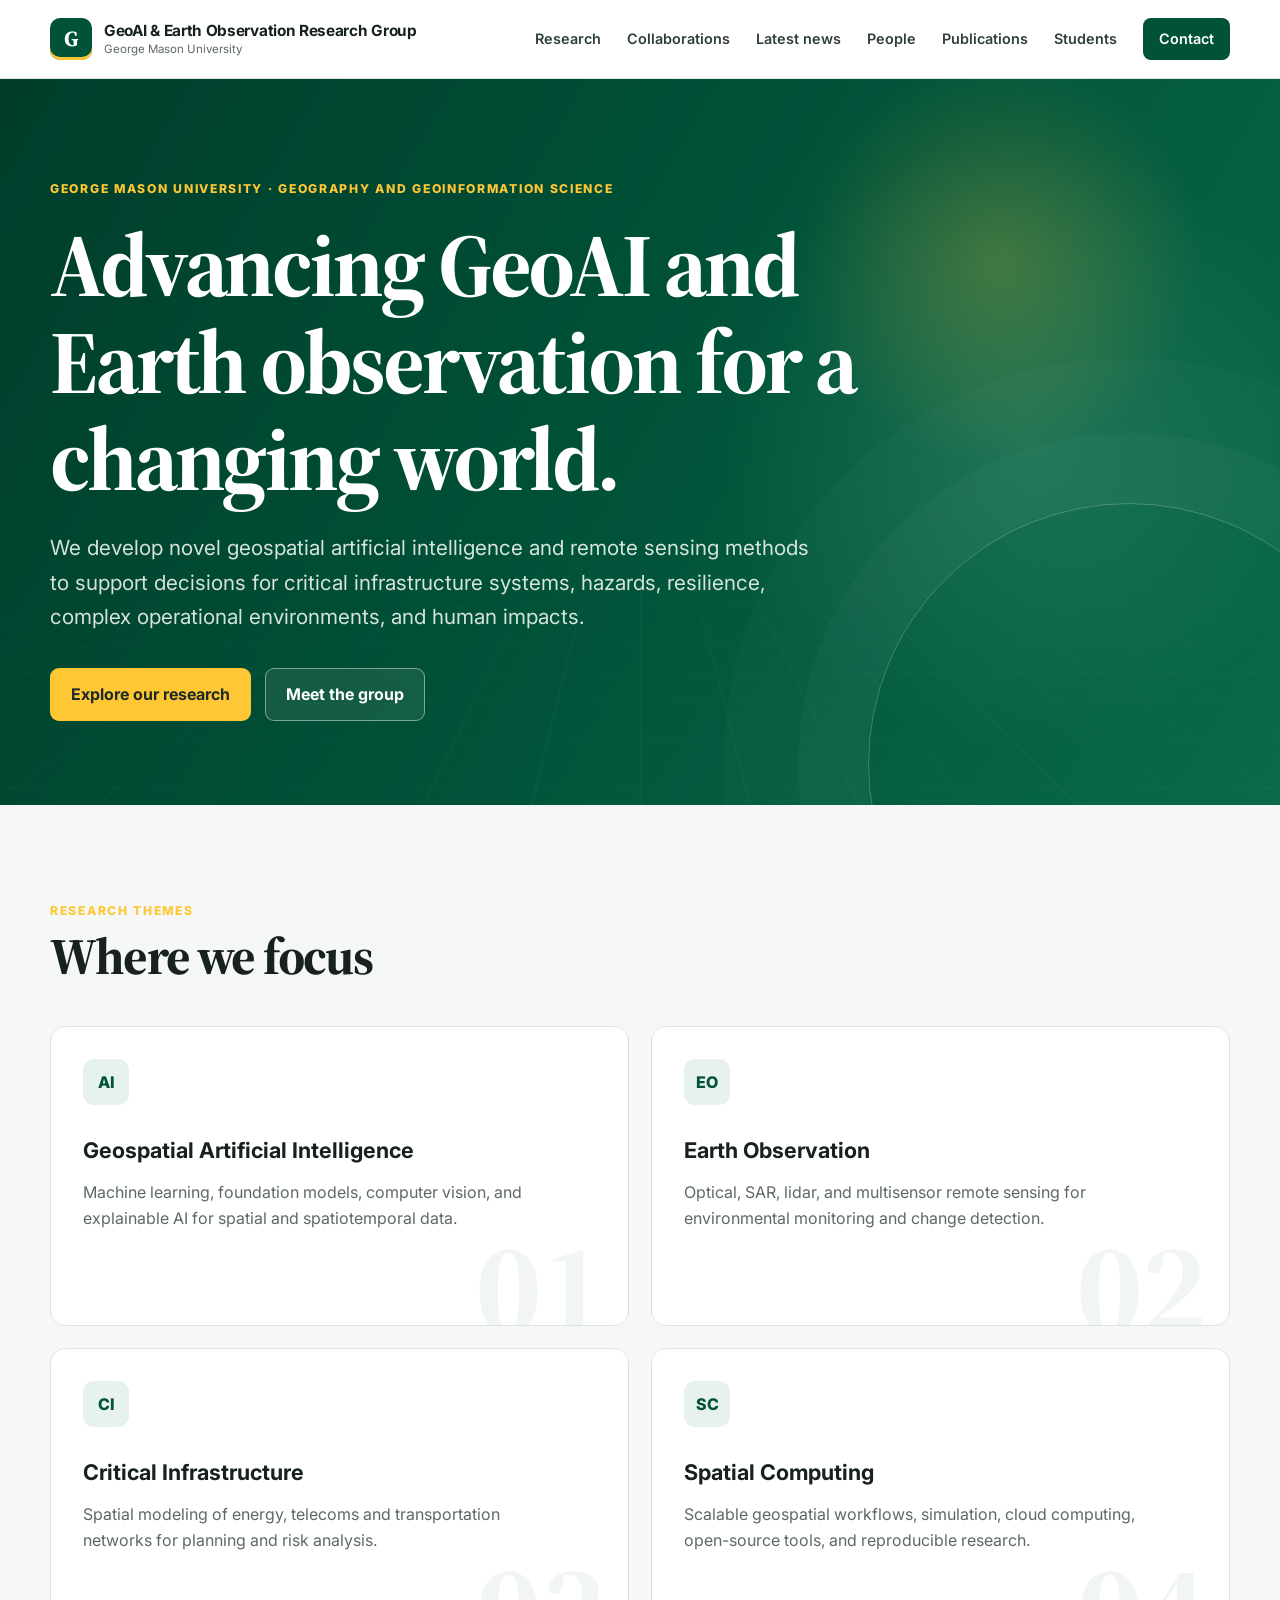
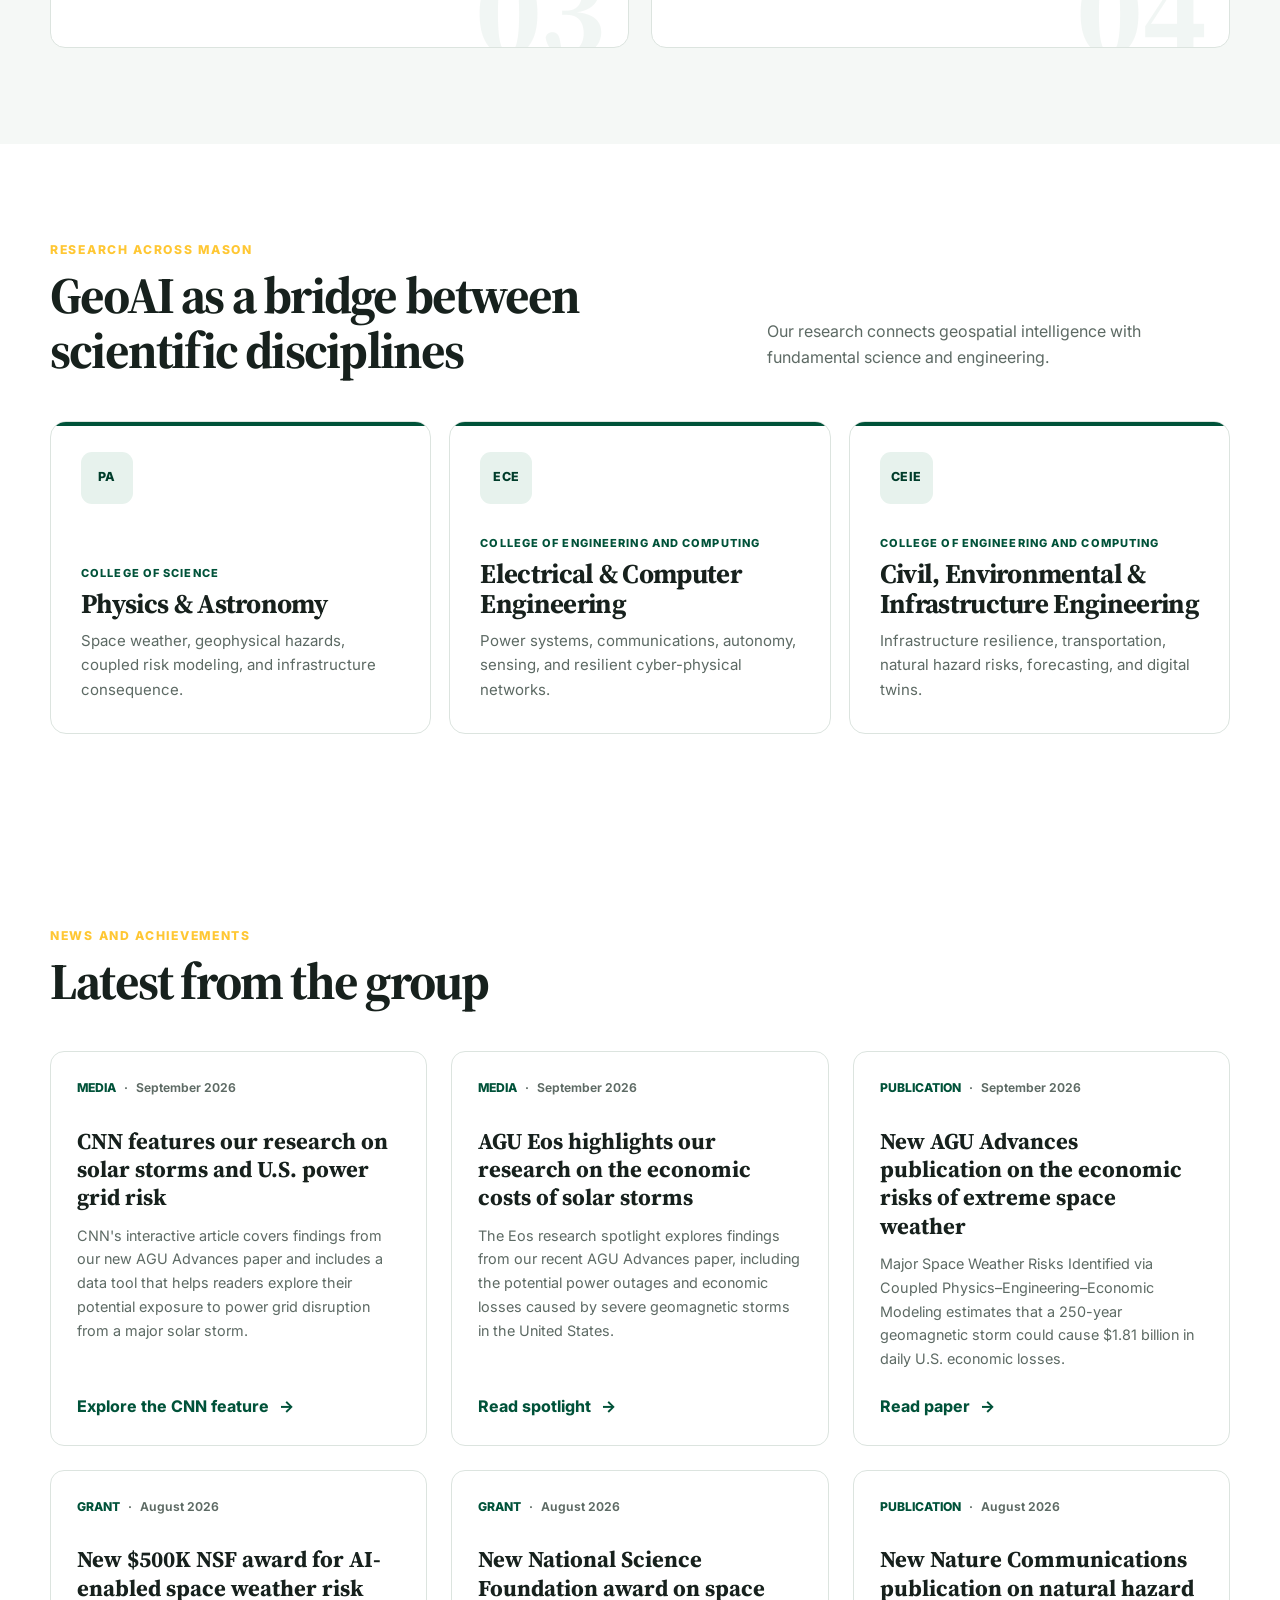
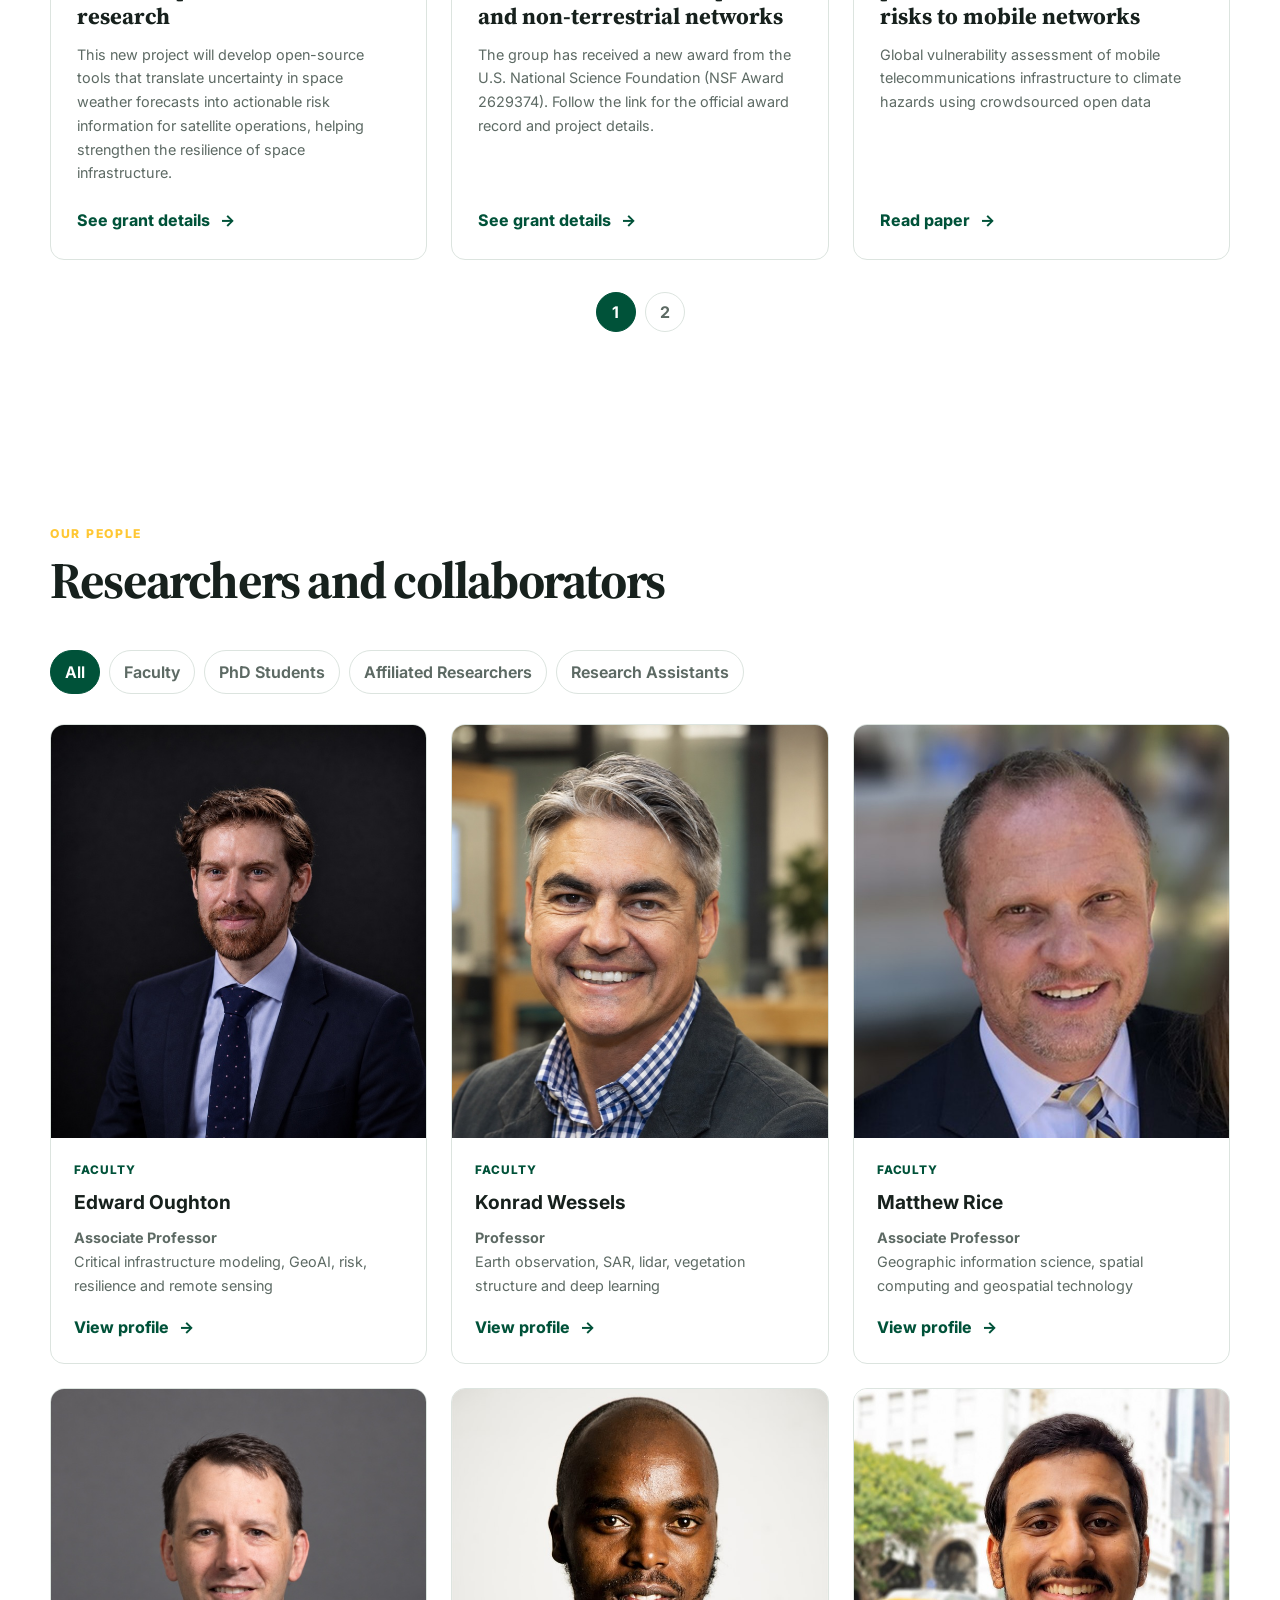
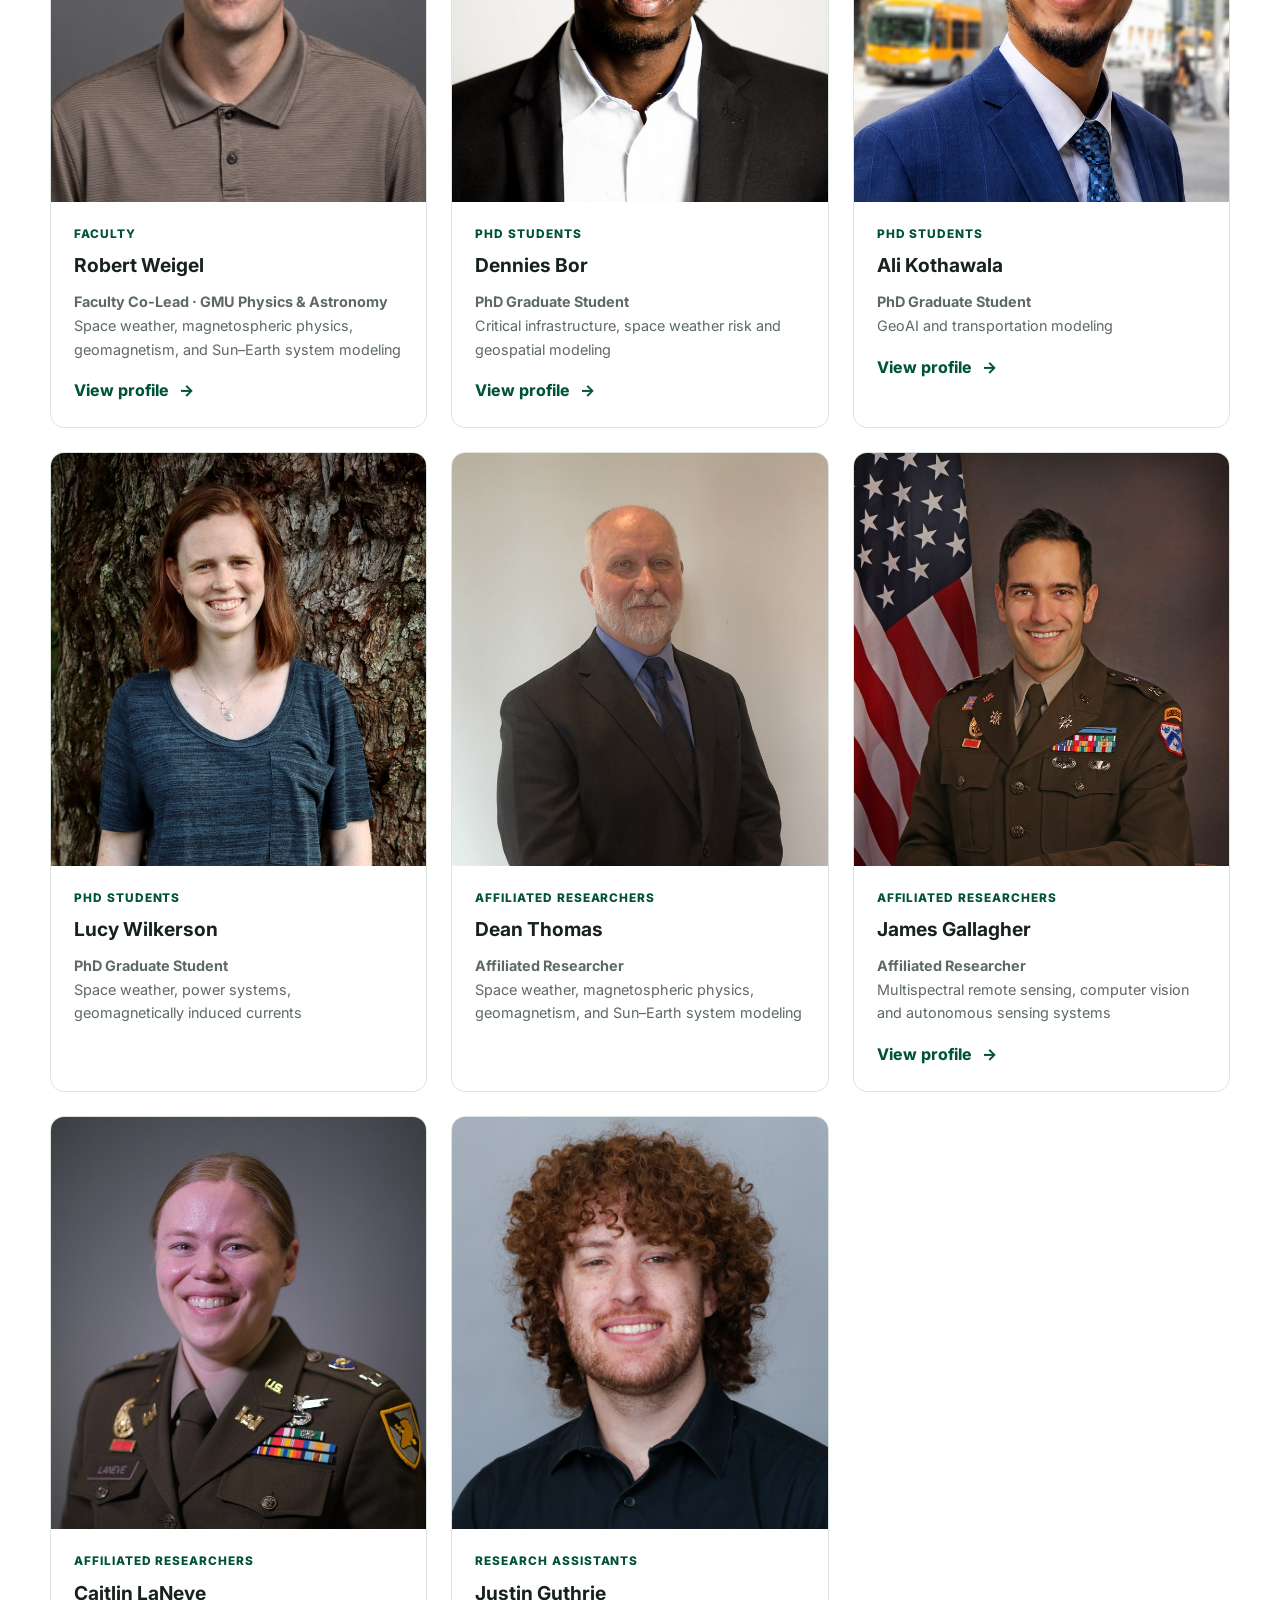
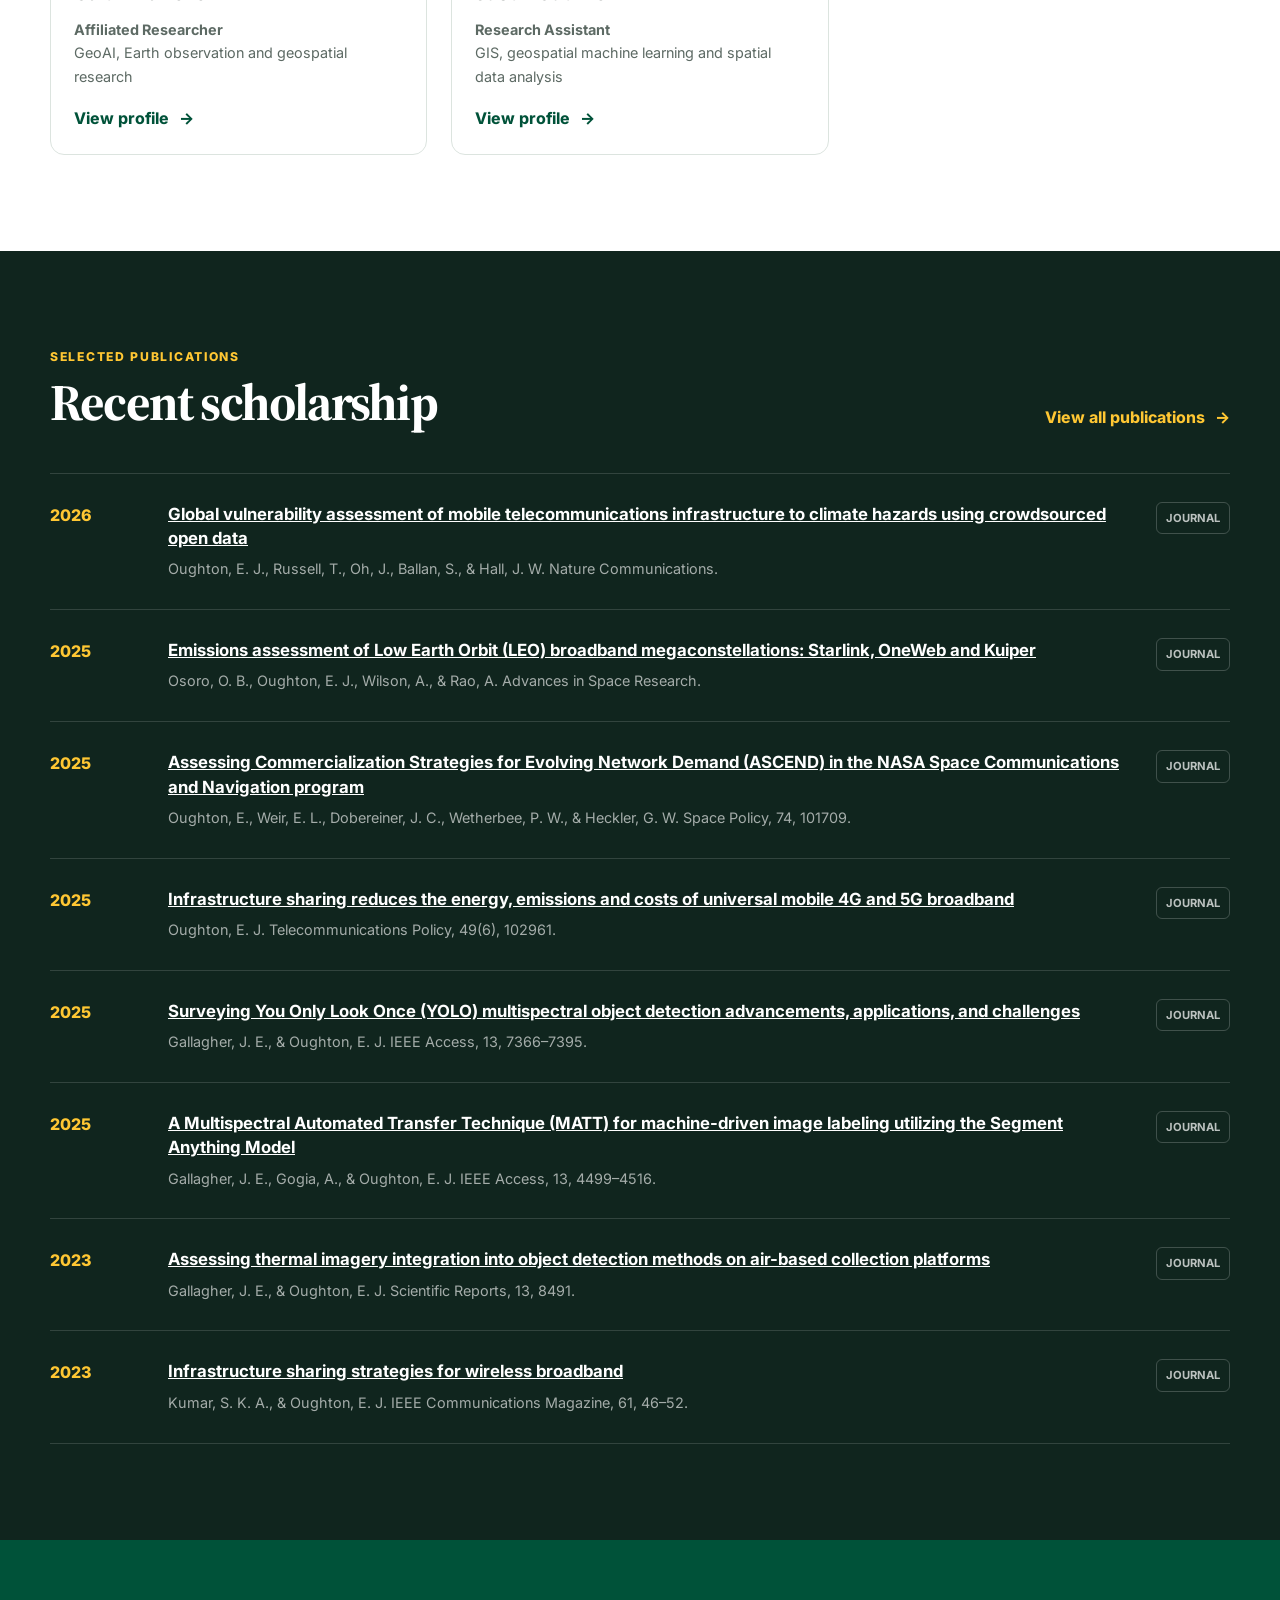
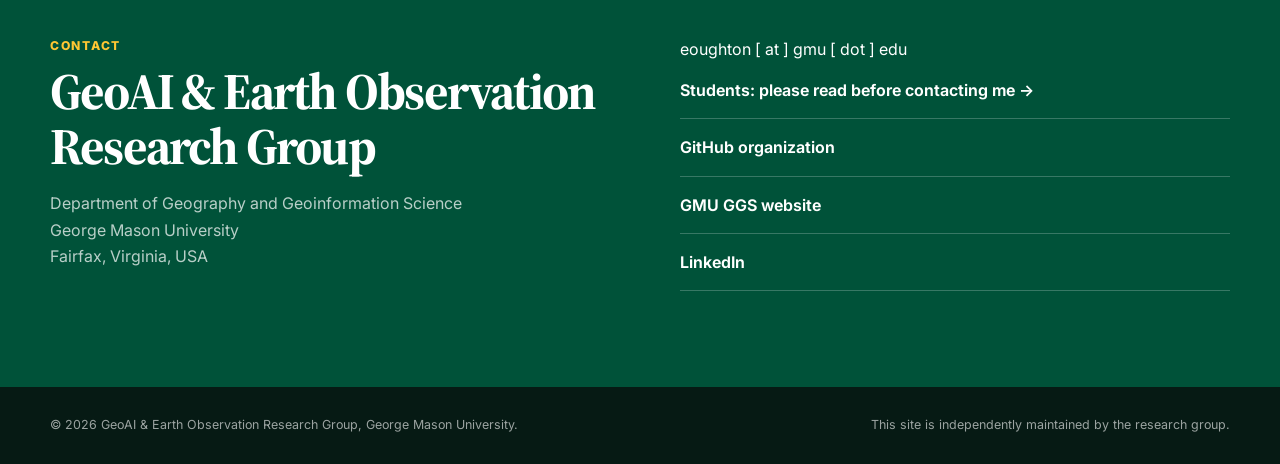
<file: index.html>
<!doctype html>
<html lang="en">
<head>
  <meta charset="utf-8">
  <meta name="viewport" content="width=device-width, initial-scale=1">
  <meta name="description" content="The GeoAI and Earth Observation Research Group at George Mason University develops geospatial artificial intelligence and remote sensing methods for societally important challenges.">
  <meta name="theme-color" content="#005239">
  <title>GMU GeoAI & Earth Observation Research Group</title>
  <link rel="preconnect" href="https://fonts.googleapis.com">
  <link rel="preconnect" href="https://fonts.gstatic.com" crossorigin>
  <link href="https://fonts.googleapis.com/css2?family=Inter:wght@400;500;600;700;800&family=Source+Serif+4:opsz,wght@8..60,600;8..60,700&display=swap" rel="stylesheet">
  <link rel="stylesheet" href="assets/css/styles.css">
  <script defer src="assets/js/data.js"></script>
  <script defer src="assets/js/main.js"></script>
</head>
<body>
  <a class="skip-link" href="#main-content">Skip to content</a>

  <header class="site-header">
    <div class="container nav-wrap">
      <a class="brand" href="#top" aria-label="GeoAI and Earth Observation Research Group home">
        <span class="brand-mark" aria-hidden="true">G</span>
        <span class="brand-text">
          <strong>GeoAI & Earth Observation Research Group</strong>
          <small>George Mason University</small>
        </span>
      </a>

      <button class="menu-button" aria-expanded="false" aria-controls="site-navigation">
        <span class="sr-only">Toggle navigation</span>
        <span></span><span></span><span></span>
      </button>

      <nav id="site-navigation" class="site-nav" aria-label="Primary navigation">
        <a href="#research">Research</a>
        <a href="#collaborations">Collaborations</a>
        <a href="#news">Latest news</a>
        <a href="#people">People</a>
        <a href="#publications">Publications</a>
        <a href="students.html">Students</a>
        <a class="nav-cta" href="#contact">Contact</a>
      </nav>
    </div>
  </header>

  <main id="main-content">
    <section id="top" class="hero">
      <div class="hero-grid"></div>
      <div class="container hero-content">
        <div class="eyebrow">George Mason University · Geography and Geoinformation Science</div>
        <h1>Advancing GeoAI and Earth observation for a changing world.</h1>
        <p class="hero-copy">
          We develop novel geospatial artificial intelligence and remote sensing methods
          to support decisions for critical infrastructure systems, hazards, resilience, complex operational environments, and human impacts.
        </p>
        <div class="hero-actions">
          <a class="button button-primary" href="#research">Explore our research</a>
          <a class="button button-secondary" href="#people">Meet the group</a>
        </div>
      </div>
    </section>

    <section id="research" class="section section-tinted">
      <div class="container">
        <div class="section-heading">
          <div>
            <div class="section-kicker">Research themes</div>
            <h2>Where we focus</h2>
          </div>
        </div>
        <div class="card-grid research-grid" id="research-grid"></div>
      </div>
    </section>

    <section id="collaborations" class="section collaboration-gateway">
      <div class="container">
        <div class="section-heading">
          <div>
            <div class="section-kicker">Research across Mason</div>
            <h2>GeoAI as a bridge between scientific disciplines</h2>
          </div>
          <p>Our research connects geospatial intelligence with fundamental science and engineering.</p>
        </div>
        <div class="collaboration-card-grid">
          <article class="collaboration-card">
            <span class="collaboration-code">PA</span>
            <div><div class="collaboration-overline">College of Science</div><h3>Physics & Astronomy</h3><p>Space weather, geophysical hazards, coupled risk modeling, and infrastructure consequence.</p></div>
          </article>
          <article class="collaboration-card">
            <span class="collaboration-code">ECE</span>
            <div><div class="collaboration-overline">College of Engineering and Computing</div><h3>Electrical & Computer Engineering</h3><p>Power systems, communications, autonomy, sensing, and resilient cyber-physical networks.</p></div>
          </article>
          <article class="collaboration-card">
            <span class="collaboration-code">CEIE</span>
            <div><div class="collaboration-overline">College of Engineering and Computing</div><h3>Civil, Environmental & Infrastructure Engineering</h3><p>Infrastructure resilience, transportation, natural hazard risks, forecasting, and digital twins.</p></div>
          </article>
        </div>
      </div>
    </section>

    <section id="news" class="section">
      <div class="container">
        <div class="section-heading">
          <div>
            <div class="section-kicker">News and achievements</div>
            <h2>Latest from the group</h2>
          </div>
        </div>
        <div class="news-grid" id="news-grid"></div>
        <nav class="news-pagination" id="news-pagination" aria-label="News pages"></nav>
      </div>
    </section>

    <section id="people" class="section">
      <div class="container">
        <div class="section-heading">
          <div>
            <div class="section-kicker">Our people</div>
            <h2>Researchers and collaborators</h2>
          </div>
        </div>
        <div class="filter-row" id="people-filters" aria-label="Filter people"></div>
        <div class="people-grid" id="people-grid"></div>
      </div>
    </section>

    <section id="publications" class="section section-dark">
      <div class="container">
        <div class="section-heading section-heading-light">
          <div>
            <div class="section-kicker">Selected publications</div>
            <h2>Recent scholarship</h2>
          </div>
          <a class="text-link light-link" href="#">View all publications <span aria-hidden="true">→</span></a>
        </div>
        <div class="publication-list" id="publication-list"></div>
      </div>
    </section>

    <section id="contact" class="section contact-section">
      <div class="container contact-grid">
        <div>
          <div class="section-kicker">Contact</div>
          <h2>GeoAI & Earth Observation Research Group</h2>
          <p>Department of Geography and Geoinformation Science<br>George Mason University<br>Fairfax, Virginia, USA</p>
        </div>
        <div class="contact-links">
          <span>eoughton [ at ] gmu [ dot ] edu</span>
          <a href="students.html">Students: please read before contacting me →</a>
          <a href="https://github.com/GeoAI-and-Earth-Observation">GitHub organization</a>
          <a href="https://science.gmu.edu/academics/departments-units/geography-geoinformation-science">GMU GGS website</a>
          <a href="https://www.linkedin.com/in/edwardoughton">LinkedIn</a>
        </div>
      </div>
    </section>
  </main>

  <footer class="site-footer">
    <div class="container footer-wrap">
      <p>© <span id="current-year"></span> GeoAI & Earth Observation Research Group, George Mason University.</p>
      <p>This site is independently maintained by the research group.</p>
    </div>
  </footer>
</body>
</html>
</file>
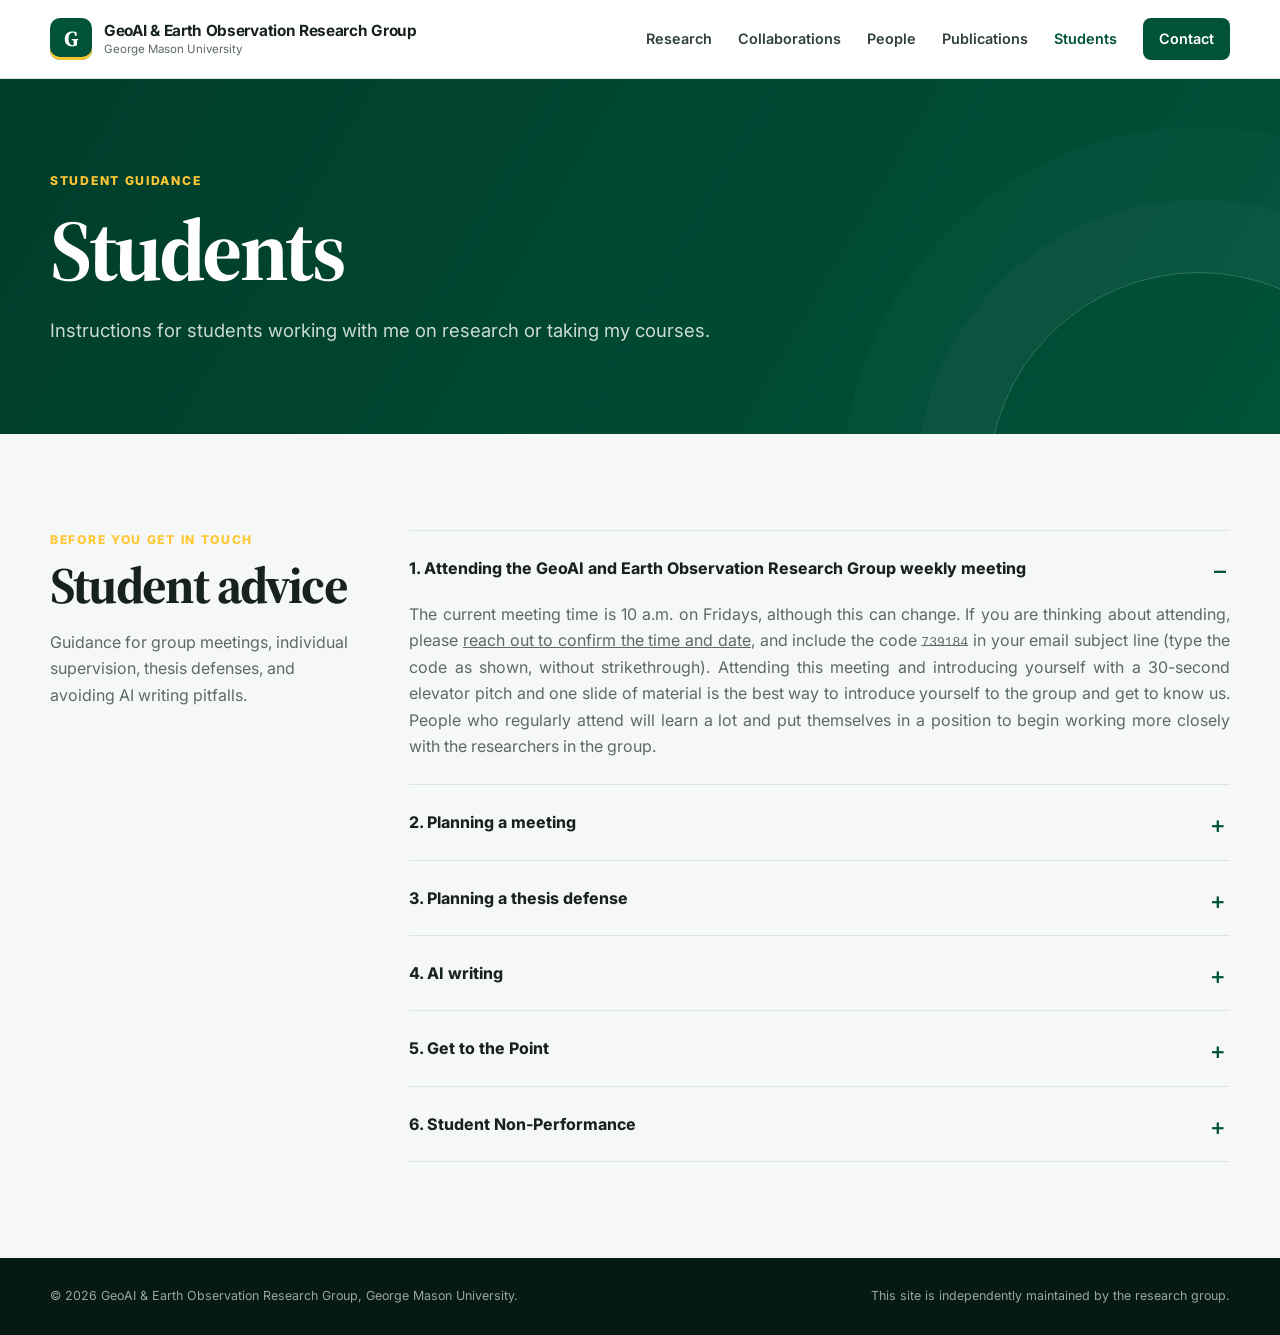
<file: students.html>
<!doctype html>
<html lang="en">
<head>
  <meta charset="utf-8">
  <meta name="viewport" content="width=device-width, initial-scale=1">
  <meta name="description" content="Contact guidance and instructions for students working with Edward Oughton at George Mason University.">
  <meta name="theme-color" content="#005239">
  <title>Students | GMU GeoAI & Earth Observation Research Group</title>
  <link rel="preconnect" href="https://fonts.googleapis.com">
  <link rel="preconnect" href="https://fonts.gstatic.com" crossorigin>
  <link href="https://fonts.googleapis.com/css2?family=Inter:wght@400;500;600;700;800&family=Source+Serif+4:opsz,wght@8..60,600;8..60,700&display=swap" rel="stylesheet">
  <link rel="stylesheet" href="assets/css/styles.css">
  <script defer src="assets/js/main.js"></script>
</head>
<body>
  <a class="skip-link" href="#main-content">Skip to content</a>
  <header class="site-header">
    <div class="container nav-wrap">
      <a class="brand" href="index.html" aria-label="GeoAI and Earth Observation Research Group home">
        <span class="brand-mark" aria-hidden="true">G</span>
        <span class="brand-text"><strong>GeoAI & Earth Observation Research Group</strong><small>George Mason University</small></span>
      </a>
      <button class="menu-button" aria-expanded="false" aria-controls="site-navigation">
        <span class="sr-only">Toggle navigation</span><span></span><span></span><span></span>
      </button>
      <nav id="site-navigation" class="site-nav" aria-label="Primary navigation">
        <a href="index.html#research">Research</a>
        <a href="index.html#collaborations">Collaborations</a>
        <a href="index.html#people">People</a>
        <a href="index.html#publications">Publications</a>
        <a href="students.html" aria-current="page">Students</a>
        <a class="nav-cta" href="index.html#contact">Contact</a>
      </nav>
    </div>
  </header>

  <main id="main-content">
    <section class="subpage-hero">
      <div class="container subpage-hero-inner">
        <div class="eyebrow">Student guidance</div>
        <h1>Students</h1>
        <p>Instructions for students working with me on research or taking my courses.</p>
      </div>
    </section>

    <!-- Edit the sections below to maintain student instructions. -->
    <section id="student-instructions" class="section section-tinted">
      <div class="container faq-layout">
        <div class="faq-heading">
          <div class="section-kicker">Before you get in touch</div>
          <h2>Student advice</h2>
          <p>Guidance for group meetings, individual supervision, thesis defenses, and avoiding AI writing pitfalls.</p>
        </div>
        <div class="faq-list">
          <details id="weekly-group-meeting" open>
            <summary>1. Attending the GeoAI and Earth Observation Research Group weekly meeting</summary>
            <p>The current meeting time is 10 a.m. on Fridays, although this can change. If you are thinking about attending, please <a href="mailto:eoughton@gmu.edu">reach out to confirm the time and date</a>, and include the code <s><code>739184</code></s> in your email subject line (type the code as shown, without strikethrough). Attending this meeting and introducing yourself with a 30-second elevator pitch and one slide of material is the best way to introduce yourself to the group and get to know us. People who regularly attend will learn a lot and put themselves in a position to begin working more closely with the researchers in the group.</p>
          </details>
          <details id="one-on-one-meeting">
            <summary>2. Planning a meeting</summary>
            <p>Attending the GeoAI and Earth Observation Research Group weekly meeting is the first point of contact. If you feel you need one, please <a href="mailto:eoughton@gmu.edu">email me</a> with the code <s><code>739184</code></s> in the subject line and explain your key ask. For efficiency, I usually keep meetings to 15 minutes or less, so come prepared to get straight to the point and clearly state what you need help with.</p>
          </details>
          <details id="thesis-defense">
            <summary>3. Planning a thesis defense</summary>
            <p>Start planning your thesis proposal and defense many months in advance. Confirm when all required information and paperwork must be submitted to the department, then work backwards to find a meeting date at least two weeks before that deadline, with all committee members available. You must create a When2meet availability poll covering a minimum of four weeks, rather than just one or two weeks. Send it to all committee members one or two months in advance so the meeting can be booked in everyone’s calendar. Senior professors in particular have very busy schedules, and finding a time when the whole committee can meet is difficult. Once a date is agreed, confirm the room or online meeting arrangements and when the committee needs to receive your draft. Leave enough time for feedback, revisions, and the required departmental submissions.</p>
          </details>
          <details id="ai-writing">
            <summary>4. AI writing</summary>
            <p>I am seeing far too much AI generated writing. If I feel that a submission has been written with AI, I will return it to the student unreviewed or refer it to the relevant GMU office for consideration of possible plagiarism. AI can be used as a tool for generating ideas, provided you declare its use, but you must critically evaluate the information and express your ideas in your own words. Your writing should reflect your own personality. AI writing is very stale and uninspiring. Avoid excessive hyphenation and formulaic patterns, such as repeatedly arranging points in groups of three. These stylistic features alone do not establish AI use, but they should not replace thoughtful, individual writing.</p>
          </details>
          <details id="get-to-the-point">
            <summary>5. Get to the Point</summary>
            <p>Some professors receive 100 emails a day, so an email containing four paragraphs of text can make it harder to identify what needs attention. When emailing or liaising with me, be succinct and make your key ask clearly visible. Include the context needed to understand the issue, state what you need from me, and highlight any relevant deadline. A concise message with a clear request increases the likelihood of a swift response.</p>
          </details>
          <details id="student-non-performance">
            <summary>6. Student Non-Performance</summary>
            <p>Students who show up and actively engage will be given research support and advice. This is an opportunity for you to take with both hands. In return, you are expected to follow through on agreed tasks and communicate early if you encounter difficulties. Students receiving a wage or salary through a funded research project are expected to deliver the work agreed for their role. Consistent failure to deliver agreed outputs will lead to a review of performance and may affect continued involvement in the project or future research opportunities.</p>
          </details>
        </div>
      </div>
    </section>

  </main>

  <footer class="site-footer">
    <div class="container footer-wrap">
      <p>© <span id="current-year"></span> GeoAI & Earth Observation Research Group, George Mason University.</p>
      <p>This site is independently maintained by the research group.</p>
    </div>
  </footer>
</body>
</html>
</file>
<file: assets/css/styles.css>
:root {
  --mason-green: #005239;
  --mason-green-deep: #003d2b;
  --mason-green-light: #e7f2ed;
  --mason-gold: #ffc733;
  --ink: #17211d;
  --muted: #5d6a64;
  --line: #dce4df;
  --surface: #ffffff;
  --surface-soft: #f5f8f6;
  --dark: #10251e;
  --max-width: 1180px;
  --shadow: 0 18px 55px rgba(16, 37, 30, 0.10);
}

* { box-sizing: border-box; }

html {
  scroll-behavior: smooth;
  scroll-padding-top: 88px;
}

body {
  margin: 0;
  color: var(--ink);
  background: var(--surface);
  font-family: "Inter", system-ui, -apple-system, BlinkMacSystemFont, "Segoe UI", sans-serif;
  line-height: 1.65;
}

body.menu-open { overflow: hidden; }

a { color: inherit; }

img {
  display: block;
  max-width: 100%;
}

button, input, textarea, select { font: inherit; }

.container {
  width: min(calc(100% - 40px), var(--max-width));
  margin-inline: auto;
}

.sr-only {
  position: absolute;
  width: 1px;
  height: 1px;
  padding: 0;
  margin: -1px;
  overflow: hidden;
  clip: rect(0, 0, 0, 0);
  white-space: nowrap;
  border: 0;
}

.skip-link {
  position: fixed;
  top: 12px;
  left: 12px;
  z-index: 1000;
  transform: translateY(-160%);
  padding: 10px 14px;
  background: var(--mason-gold);
  color: var(--ink);
  font-weight: 700;
  text-decoration: none;
  border-radius: 6px;
}

.skip-link:focus { transform: translateY(0); }

.site-header {
  position: sticky;
  top: 0;
  z-index: 100;
  border-bottom: 1px solid rgba(220, 228, 223, 0.85);
  background: rgba(255, 255, 255, 0.94);
  backdrop-filter: blur(14px);
}

.nav-wrap {
  min-height: 78px;
  display: flex;
  align-items: center;
  justify-content: space-between;
  gap: 24px;
}

.brand {
  display: inline-flex;
  align-items: center;
  gap: 12px;
  text-decoration: none;
}

.brand-mark {
  width: 42px;
  height: 42px;
  display: grid;
  place-items: center;
  border-radius: 10px;
  color: white;
  background: var(--mason-green);
  font-family: "Source Serif 4", Georgia, serif;
  font-weight: 700;
  font-size: 1.35rem;
  box-shadow: inset 0 -3px 0 var(--mason-gold);
}

.brand-text {
  display: flex;
  flex-direction: column;
  line-height: 1.15;
}

.brand-text strong {
  font-size: 0.96rem;
  letter-spacing: -0.02em;
}

.brand-text small {
  margin-top: 4px;
  color: var(--muted);
  font-size: 0.72rem;
}

.site-nav {
  display: flex;
  align-items: center;
  gap: 26px;
}

.site-nav a {
  color: #314039;
  font-size: 0.9rem;
  font-weight: 600;
  text-decoration: none;
}

.site-nav a:hover,
.site-nav a:focus-visible { color: var(--mason-green); }

.site-nav .nav-cta {
  padding: 9px 16px;
  color: white;
  border-radius: 8px;
  background: var(--mason-green);
}

.menu-button {
  display: none;
  width: 44px;
  height: 44px;
  padding: 10px;
  border: 0;
  background: transparent;
  cursor: pointer;
}

.menu-button span:not(.sr-only) {
  display: block;
  height: 2px;
  margin: 5px 0;
  background: var(--ink);
}

.hero {
  position: relative;
  min-height: 680px;
  display: grid;
  align-items: center;
  overflow: hidden;
  color: white;
  background:
    radial-gradient(circle at 78% 25%, rgba(255, 199, 51, 0.22), transparent 18%),
    radial-gradient(circle at 80% 50%, rgba(100, 183, 144, 0.23), transparent 28%),
    linear-gradient(120deg, #003d2b 0%, #005239 50%, #0a6a4b 100%);
}

.hero-grid {
  position: absolute;
  inset: 0;
  opacity: 0.16;
  background-image:
    linear-gradient(rgba(255,255,255,.16) 1px, transparent 1px),
    linear-gradient(90deg, rgba(255,255,255,.16) 1px, transparent 1px);
  background-size: 64px 64px;
  transform: perspective(700px) rotateX(58deg) scale(1.7) translateY(18%);
  transform-origin: center bottom;
}

.hero::after {
  content: "";
  position: absolute;
  width: 520px;
  height: 520px;
  right: -110px;
  bottom: -220px;
  border: 1px solid rgba(255,255,255,.24);
  border-radius: 50%;
  box-shadow:
    0 0 0 70px rgba(255,255,255,.025),
    0 0 0 145px rgba(255,255,255,.018);
}

.hero-content {
  position: relative;
  z-index: 2;
  padding-block: 100px 84px;
}

.eyebrow,
.section-kicker {
  color: var(--mason-gold);
  font-size: 0.76rem;
  font-weight: 800;
  letter-spacing: 0.14em;
  text-transform: uppercase;
}

.hero h1,
.section h2 {
  font-family: "Source Serif 4", Georgia, serif;
  letter-spacing: -0.035em;
  line-height: 1.08;
}

.hero h1 {
  max-width: 830px;
  margin: 18px 0 24px;
  font-size: clamp(3rem, 7vw, 5.8rem);
}

.hero-copy {
  max-width: 760px;
  margin: 0;
  color: rgba(255,255,255,.84);
  font-size: clamp(1.05rem, 2vw, 1.3rem);
}

.hero-actions {
  display: flex;
  flex-wrap: wrap;
  gap: 14px;
  margin-top: 34px;
}

.button {
  display: inline-flex;
  align-items: center;
  justify-content: center;
  min-height: 48px;
  padding: 12px 20px;
  border: 1px solid transparent;
  border-radius: 9px;
  font-weight: 700;
  text-decoration: none;
  transition: transform .2s ease, box-shadow .2s ease, background .2s ease;
}

.button:hover {
  transform: translateY(-2px);
  box-shadow: 0 12px 30px rgba(0,0,0,.16);
}

.button-primary {
  color: #1d2a25;
  background: var(--mason-gold);
}

.button-secondary {
  color: white;
  border-color: rgba(255,255,255,.45);
  background: rgba(255,255,255,.08);
}

.hero-stats {
  max-width: 760px;
  display: grid;
  grid-template-columns: repeat(3, 1fr);
  gap: 1px;
  margin: 64px 0 0;
  overflow: hidden;
  border: 1px solid rgba(255,255,255,.22);
  border-radius: 12px;
  background: rgba(255,255,255,.18);
}

.stat {
  padding: 18px 20px;
  background: rgba(0,61,43,.62);
}

.stat dt {
  color: rgba(255,255,255,.68);
  font-size: 0.75rem;
  text-transform: uppercase;
  letter-spacing: .08em;
}

.stat dd {
  margin: 2px 0 0;
  font-size: 1.3rem;
  font-weight: 800;
}

.section { padding: 96px 0; }

.section h2 {
  margin: 8px 0 0;
  font-size: clamp(2.1rem, 4vw, 3.4rem);
}

.intro-section { padding-block: 86px; }

.intro-grid {
  display: grid;
  grid-template-columns: 1.05fr .95fr;
  gap: 90px;
  align-items: start;
}

.intro-copy {
  color: var(--muted);
  font-size: 1.05rem;
}

.intro-copy p:first-child {
  margin-top: 8px;
  color: var(--ink);
  font-weight: 600;
}

.section-tinted { background: var(--surface-soft); }

.section-heading {
  display: flex;
  justify-content: space-between;
  align-items: end;
  gap: 50px;
  margin-bottom: 42px;
}

.section-heading > p {
  max-width: 500px;
  margin: 0 0 8px;
  color: var(--muted);
}

.card-grid {
  display: grid;
  grid-template-columns: repeat(2, 1fr);
  gap: 22px;
}

.research-card {
  position: relative;
  min-height: 300px;
  padding: 32px;
  overflow: hidden;
  border: 1px solid var(--line);
  border-radius: 15px;
  background: white;
  transition: transform .2s ease, box-shadow .2s ease, border-color .2s ease;
}

.research-card:hover {
  transform: translateY(-4px);
  border-color: #b7cac0;
  box-shadow: var(--shadow);
}

.research-card::after {
  content: attr(data-index);
  position: absolute;
  right: 22px;
  bottom: -26px;
  color: rgba(0,82,57,.055);
  font-family: "Source Serif 4", Georgia, serif;
  font-size: 8rem;
  font-weight: 700;
  line-height: 1;
}

.research-icon {
  width: 46px;
  height: 46px;
  display: grid;
  place-items: center;
  border-radius: 11px;
  color: var(--mason-green);
  background: var(--mason-green-light);
  font-weight: 800;
}

.research-card h3 {
  margin: 28px 0 10px;
  font-size: 1.35rem;
}

.research-card p {
  max-width: 90%;
  margin: 0;
  color: var(--muted);
}

.featured-project {
  color: white;
  background: var(--dark);
}

.project-layout {
  display: grid;
  grid-template-columns: 1fr 1fr;
  gap: 90px;
  align-items: center;
}

.project-visual {
  position: relative;
  aspect-ratio: 1 / .78;
  min-height: 390px;
  overflow: hidden;
  border: 1px solid rgba(255,255,255,.15);
  border-radius: 20px;
  background:
    linear-gradient(rgba(255,255,255,.05) 1px, transparent 1px),
    linear-gradient(90deg, rgba(255,255,255,.05) 1px, transparent 1px),
    radial-gradient(circle at 50% 55%, #0a6a4b, #061a14 60%);
  background-size: 34px 34px, 34px 34px, auto;
}

.earth-disc {
  position: absolute;
  width: 230px;
  height: 230px;
  left: 50%;
  top: 54%;
  transform: translate(-50%, -50%);
  border-radius: 50%;
  background:
    radial-gradient(circle at 35% 30%, rgba(255,255,255,.45), transparent 5%),
    radial-gradient(circle at 60% 40%, #62a985 0 12%, transparent 13%),
    radial-gradient(circle at 38% 60%, #82b59c 0 16%, transparent 17%),
    radial-gradient(circle at 50% 50%, #265f4b, #0c3e2d 70%);
  box-shadow:
    inset -30px -20px 50px rgba(0,0,0,.4),
    0 0 60px rgba(80,190,135,.25);
}

.orbit {
  position: absolute;
  left: 50%;
  top: 54%;
  border: 1px solid rgba(255,199,51,.68);
  border-radius: 50%;
}

.orbit-one {
  width: 360px;
  height: 160px;
  transform: translate(-50%, -50%) rotate(-20deg);
}

.orbit-two {
  width: 370px;
  height: 170px;
  transform: translate(-50%, -50%) rotate(62deg);
  border-color: rgba(255,255,255,.35);
}

.data-node {
  position: absolute;
  width: 12px;
  height: 12px;
  border: 3px solid var(--mason-gold);
  border-radius: 50%;
  background: white;
  box-shadow: 0 0 18px var(--mason-gold);
}

.node-one { left: 22%; top: 33%; }
.node-two { right: 20%; top: 30%; }
.node-three { right: 31%; bottom: 19%; }

.project-copy h2 { margin-bottom: 24px; }

.project-copy p {
  color: rgba(255,255,255,.74);
  font-size: 1.05rem;
}

.tag-list {
  display: flex;
  flex-wrap: wrap;
  gap: 9px;
  padding: 0;
  margin: 28px 0;
  list-style: none;
}

.tag-list li {
  padding: 7px 10px;
  border: 1px solid rgba(255,255,255,.2);
  border-radius: 999px;
  color: rgba(255,255,255,.8);
  font-size: .78rem;
  font-weight: 600;
}

.text-link {
  display: inline-flex;
  gap: 10px;
  align-items: center;
  color: var(--mason-green);
  font-weight: 750;
  text-decoration: none;
}

.project-copy .text-link,
.light-link { color: var(--mason-gold); }

.filter-row {
  display: flex;
  flex-wrap: wrap;
  gap: 9px;
  margin-bottom: 30px;
}

.filter-button {
  padding: 8px 14px;
  border: 1px solid var(--line);
  border-radius: 999px;
  color: var(--muted);
  background: white;
  font-weight: 650;
  cursor: pointer;
}

.filter-button.active,
.filter-button:hover {
  color: white;
  border-color: var(--mason-green);
  background: var(--mason-green);
}

.people-grid {
  display: grid;
  grid-template-columns: repeat(3, 1fr);
  gap: 24px;
}

.person-card {
  overflow: hidden;
  border: 1px solid var(--line);
  border-radius: 14px;
  background: white;
}

.person-image {
  aspect-ratio: 10 / 11;
  display: grid;
  place-items: center;
  color: rgba(255,255,255,.9);
  background:
    linear-gradient(135deg, rgba(255,255,255,.14), transparent),
    var(--mason-green);
  font-family: "Source Serif 4", Georgia, serif;
  font-size: 3.2rem;
  font-weight: 700;
}

.person-image img {
  width: 100%;
  height: 100%;
  object-fit: cover;
  object-position: center;
}

.person-image.image-fallback {
  color: rgba(255,255,255,.9);
}

.person-body { padding: 23px; }

.person-role {
  color: var(--mason-green);
  font-size: .74rem;
  font-weight: 800;
  letter-spacing: .08em;
  text-transform: uppercase;
}

.person-card h3 {
  margin: 6px 0 8px;
  font-size: 1.2rem;
}

.person-card p {
  margin: 0 0 16px;
  color: var(--muted);
  font-size: .9rem;
}

.section-dark {
  color: white;
  background: var(--dark);
}

.section-heading-light > p { color: rgba(255,255,255,.65); }

.publication-list {
  border-top: 1px solid rgba(255,255,255,.14);
}

.publication-item {
  display: grid;
  grid-template-columns: 90px 1fr auto;
  gap: 28px;
  align-items: start;
  padding: 28px 0;
  border-bottom: 1px solid rgba(255,255,255,.14);
}

.publication-year {
  color: var(--mason-gold);
  font-weight: 800;
}

.publication-item h3 {
  margin: 0 0 7px;
  font-size: 1.05rem;
  line-height: 1.45;
}

.publication-item p {
  margin: 0;
  color: rgba(255,255,255,.62);
  font-size: .9rem;
}

.publication-type {
  padding: 6px 9px;
  border: 1px solid rgba(255,255,255,.2);
  border-radius: 6px;
  color: rgba(255,255,255,.72);
  font-size: .7rem;
  font-weight: 700;
  text-transform: uppercase;
}

.news-grid {
  display: grid;
  grid-template-columns: repeat(3, 1fr);
  gap: 24px;
}

.news-card {
  display: flex;
  min-height: 300px;
  flex-direction: column;
  padding: 26px;
  border: 1px solid var(--line);
  border-radius: 14px;
  background: white;
}

.news-meta {
  display: flex;
  gap: 8px;
  align-items: center;
  color: var(--muted);
  font-size: .76rem;
  font-weight: 650;
}

.news-type {
  color: var(--mason-green);
  font-weight: 800;
  text-transform: uppercase;
}

.news-card h3 {
  margin: 28px 0 12px;
  font-family: "Source Serif 4", Georgia, serif;
  font-size: 1.42rem;
  line-height: 1.25;
}

.news-card p {
  margin: 0 0 22px;
  color: var(--muted);
  font-size: .9rem;
}

.news-card .text-link { margin-top: auto; }

.news-pagination {
  display: flex;
  justify-content: center;
  gap: 9px;
  margin-top: 32px;
}

.news-pagination[hidden] { display: none; }

.page-button {
  width: 40px;
  height: 40px;
  border: 1px solid var(--line);
  border-radius: 50%;
  color: var(--muted);
  background: white;
  font: inherit;
  font-weight: 700;
  cursor: pointer;
}

.page-button:hover,
.page-button:focus-visible,
.page-button.active {
  color: white;
  border-color: var(--mason-green);
  background: var(--mason-green);
}

.opportunity-section {
  padding-top: 0;
}

.opportunity-card {
  display: flex;
  align-items: center;
  justify-content: space-between;
  gap: 50px;
  padding: 48px;
  border-radius: 18px;
  background: var(--mason-green-light);
}

.opportunity-card p {
  max-width: 720px;
  margin-bottom: 0;
  color: var(--muted);
}

.contact-section {
  color: white;
  background: var(--mason-green);
}

.contact-grid {
  display: grid;
  grid-template-columns: 1fr 1fr;
  gap: 80px;
}

.contact-section .section-kicker { color: var(--mason-gold); }

.contact-section p { color: rgba(255,255,255,.72); }

.contact-links {
  display: grid;
  align-content: start;
}

.contact-links a {
  padding: 15px 0;
  border-bottom: 1px solid rgba(255,255,255,.22);
  color: white;
  font-weight: 650;
  text-decoration: none;
}

.site-footer {
  padding: 28px 0;
  color: rgba(255,255,255,.6);
  background: #061a14;
  font-size: .78rem;
}

.footer-wrap {
  display: flex;
  justify-content: space-between;
  gap: 24px;
}

.footer-wrap p { margin: 0; }

:focus-visible {
  outline: 3px solid var(--mason-gold);
  outline-offset: 3px;
}

@media (max-width: 900px) {
  .menu-button { display: block; }

  .site-nav {
    position: fixed;
    inset: 78px 0 auto 0;
    display: none;
    height: calc(100vh - 78px);
    padding: 28px 20px;
    flex-direction: column;
    align-items: stretch;
    gap: 8px;
    background: white;
  }

  .site-nav.open { display: flex; }

  .site-nav a {
    padding: 13px 12px;
    border-bottom: 1px solid var(--line);
    font-size: 1rem;
  }

  .site-nav .nav-cta {
    margin-top: 10px;
    text-align: center;
  }

  .intro-grid,
  .project-layout,
  .contact-grid {
    grid-template-columns: 1fr;
    gap: 46px;
  }

  .people-grid,
  .news-grid {
    grid-template-columns: repeat(2, 1fr);
  }

  .project-visual { min-height: 340px; }
}

@media (max-width: 680px) {
  .container { width: min(calc(100% - 28px), var(--max-width)); }

  .brand-text strong { font-size: .82rem; }
  .brand-text small { font-size: .64rem; }

  .hero { min-height: auto; }
  .hero-content { padding-block: 86px 64px; }
  .hero h1 { font-size: clamp(2.65rem, 14vw, 4.1rem); }
  .hero-stats { grid-template-columns: 1fr; }
  .stat { padding: 13px 16px; }

  .section { padding: 70px 0; }

  .section-heading {
    align-items: start;
    flex-direction: column;
    gap: 18px;
    margin-bottom: 30px;
  }

  .card-grid,
  .people-grid,
  .news-grid {
    grid-template-columns: 1fr;
  }

  .research-card { min-height: 260px; }

  .project-visual { min-height: 300px; }
  .earth-disc { width: 170px; height: 170px; }
  .orbit-one { width: 275px; height: 125px; }
  .orbit-two { width: 285px; height: 135px; }

  .publication-item {
    grid-template-columns: 64px 1fr;
    gap: 15px;
  }

  .publication-type {
    grid-column: 2;
    justify-self: start;
  }

  .opportunity-card {
    align-items: stretch;
    flex-direction: column;
    padding: 30px 24px;
  }

  .footer-wrap {
    flex-direction: column;
    gap: 8px;
  }
}

@media (prefers-reduced-motion: reduce) {
  html { scroll-behavior: auto; }
  *, *::before, *::after {
    animation-duration: .01ms !important;
    animation-iteration-count: 1 !important;
    transition-duration: .01ms !important;
  }
}


/* Join Us page */
.subpage-hero {
  position: relative;
  overflow: hidden;
  color: white;
  background: linear-gradient(120deg, var(--mason-green-deep), var(--mason-green));
}

.subpage-hero::after {
  content: "";
  position: absolute;
  width: 420px;
  height: 420px;
  right: -130px;
  bottom: -260px;
  border: 1px solid rgba(255,255,255,.2);
  border-radius: 50%;
  box-shadow: 0 0 0 72px rgba(255,255,255,.025), 0 0 0 145px rgba(255,255,255,.018);
}

.subpage-hero-inner { position: relative; z-index: 1; padding: 92px 0 88px; }
.subpage-hero h1 {
  max-width: 820px;
  margin: 14px 0 20px;
  font-family: "Source Serif 4", Georgia, serif;
  font-size: clamp(3rem, 7vw, 5.4rem);
  line-height: 1.04;
  letter-spacing: -.04em;
}
.subpage-hero p { max-width: 790px; margin: 0; color: rgba(255,255,255,.8); font-size: 1.16rem; }

.join-layout { display: grid; grid-template-columns: .8fr 1.2fr; gap: 80px; align-items: start; }
.join-layout h2, .prospective-note h2, .faq-heading h2 {
  margin: 8px 0 0;
  font-family: "Source Serif 4", Georgia, serif;
  font-size: clamp(2rem, 4vw, 3.2rem);
  line-height: 1.08;
  letter-spacing: -.035em;
}
.join-copy > p { margin-top: 4px; font-size: 1.06rem; color: var(--muted); }
.numbered-themes { margin: 26px 0 0; padding: 0; list-style: none; counter-reset: themes; }
.numbered-themes li { position: relative; padding: 20px 0 20px 58px; border-top: 1px solid var(--line); counter-increment: themes; }
.numbered-themes li:last-child { border-bottom: 1px solid var(--line); }
.numbered-themes li::before {
  content: counter(themes, decimal-leading-zero);
  position: absolute; left: 0; top: 19px; color: var(--mason-green); font-weight: 800; font-size: .78rem;
}

.prospective-note { display: grid; grid-template-columns: 1fr .95fr; gap: 70px; align-items: start; }
.prospective-note > div:first-child > p { color: var(--muted); max-width: 620px; }
.contact-checklist { padding: 30px; border: 1px solid #cbdcd3; border-radius: 15px; background: white; box-shadow: var(--shadow); }
.contact-checklist h3 { margin-top: 0; }
.contact-checklist ul { padding-left: 20px; margin: 0 0 26px; color: var(--muted); }
.contact-checklist li { margin: 8px 0; }

.faq-layout { display: grid; grid-template-columns: .72fr 1.28fr; gap: 78px; align-items: start; }
.faq-heading { position: sticky; top: 110px; }
.faq-heading > p { color: var(--muted); }
.faq-list { border-top: 1px solid var(--line); }
.faq-list details { border-bottom: 1px solid var(--line); }
.faq-list summary { position: relative; padding: 24px 46px 24px 0; cursor: pointer; font-weight: 750; list-style: none; }
.faq-list summary::-webkit-details-marker { display: none; }
.faq-list summary::after { content: "+"; position: absolute; right: 4px; top: 20px; color: var(--mason-green); font-size: 1.5rem; font-weight: 500; }
.faq-list details[open] summary::after { content: "–"; }
.faq-list details p { max-width: 780px; margin: -4px 50px 25px 0; color: var(--muted); }

.join-cta-section { padding-top: 0; }
.join-actions { display: flex; flex-wrap: wrap; gap: 10px; }
.button-outline-dark { border-color: #aabfb4; color: var(--mason-green-deep); background: transparent; }

@media (max-width: 900px) {
  .join-layout, .prospective-note, .faq-layout { grid-template-columns: 1fr; gap: 42px; }
  .faq-heading { position: static; }
}

@media (max-width: 680px) {
  .subpage-hero-inner { padding: 72px 0 68px; }
  .contact-checklist { padding: 24px; }
  .numbered-themes li { padding-left: 46px; }
  .join-actions { flex-direction: column; }
}


/* Cross-disciplinary research gateway and collaboration pages */
.collaboration-gateway { background: #fff; }
.collaboration-card-grid { display: grid; grid-template-columns: repeat(3, 1fr); gap: 18px; }
.collaboration-card {
  position: relative; min-height: 310px; display: flex; flex-direction: column; justify-content: space-between; gap: 30px;
  padding: 30px; overflow: hidden; border: 1px solid var(--line); border-radius: 16px; background: var(--surface);
  text-decoration: none;
}
.collaboration-card::before { content: ""; position: absolute; inset: 0 auto auto 0; width: 100%; height: 4px; background: var(--mason-green); }
.collaboration-code {
  width: fit-content; min-width: 52px; height: 52px; display: grid; place-items: center; padding: 0 11px; border-radius: 11px;
  color: var(--mason-green-deep); background: var(--mason-green-light); font-size: .78rem; font-weight: 800; letter-spacing: .04em;
}
.collaboration-overline { color: var(--mason-green); font-size: .69rem; font-weight: 800; letter-spacing: .1em; text-transform: uppercase; }
.collaboration-card h3 { margin: 7px 0 10px; font-family: "Source Serif 4", Georgia, serif; font-size: 1.7rem; line-height: 1.1; letter-spacing: -.025em; }
.collaboration-card p { margin: 0; color: var(--muted); font-size: .94rem; }
.collaboration-arrow { align-self: flex-end; color: var(--mason-green); font-size: 1.5rem; font-weight: 700; }

.collab-hero { position: relative; overflow: hidden; color: white; background: linear-gradient(125deg, #062c20 0%, var(--mason-green) 64%, #086849 100%); }
.collab-hero-grid { position: absolute; inset: 0; opacity: .1; background-image: linear-gradient(rgba(255,255,255,.2) 1px, transparent 1px), linear-gradient(90deg, rgba(255,255,255,.2) 1px, transparent 1px); background-size: 56px 56px; }
.collab-hero-layout { position: relative; z-index: 1; min-height: 610px; display: grid; grid-template-columns: 1.3fr .7fr; gap: 70px; align-items: center; padding-block: 88px; }
.collab-hero-copy h1 { max-width: 850px; margin: 15px 0 22px; font-family: "Source Serif 4", Georgia, serif; font-size: clamp(3rem, 6.7vw, 5.6rem); line-height: 1.02; letter-spacing: -.045em; }
.collab-hero-copy > p { max-width: 780px; margin: 0; color: rgba(255,255,255,.82); font-size: 1.15rem; }
.collab-emblem { justify-self: end; width: 250px; aspect-ratio: 1; display: grid; place-items: center; align-content: center; gap: 8px; border: 1px solid rgba(255,255,255,.26); border-radius: 50%; box-shadow: 0 0 0 35px rgba(255,255,255,.025), 0 0 0 72px rgba(255,255,255,.018); text-align: center; }
.collab-emblem span { color: var(--mason-gold); font-family: "Source Serif 4", Georgia, serif; font-size: 3.4rem; font-weight: 700; letter-spacing: -.05em; }
.collab-emblem small { color: rgba(255,255,255,.63); font-size: .72rem; font-weight: 700; letter-spacing: .1em; line-height: 1.45; text-transform: uppercase; }
.collab-note { padding-left: 18px; border-left: 3px solid var(--mason-gold); color: var(--ink) !important; font-weight: 600; }
.collab-topic-grid { display: grid; grid-template-columns: repeat(2, 1fr); gap: 18px; }
.collab-topic-card { min-height: 250px; padding: 30px; border: 1px solid #d4e1da; border-radius: 15px; background: white; }
.collab-number { color: var(--mason-green); font-size: .72rem; font-weight: 800; letter-spacing: .12em; }
.collab-topic-card h3 { margin: 30px 0 10px; font-family: "Source Serif 4", Georgia, serif; font-size: 1.65rem; line-height: 1.12; }
.collab-topic-card p { margin: 0; color: var(--muted); }
.collab-methods-section { background: #fff; }
.collab-two-column { display: grid; grid-template-columns: 1fr 1fr; gap: 20px; }
.collab-panel { min-height: 510px; padding: 44px; border: 1px solid var(--line); border-radius: 18px; background: var(--surface-soft); }
.collab-panel-dark { color: white; background: var(--dark); border-color: var(--dark); }
.collab-panel h2 { max-width: 520px; font-size: clamp(2.05rem, 4vw, 3.25rem); }
.method-list { display: flex; flex-wrap: wrap; gap: 10px; margin: 42px 0 0; padding: 0; list-style: none; }
.method-list li { padding: 10px 13px; border: 1px solid rgba(255,255,255,.19); border-radius: 999px; color: rgba(255,255,255,.78); font-size: .85rem; }
.question-list { margin: 35px 0 0; padding: 0; list-style: none; counter-reset: qs; }
.question-list li { position: relative; padding: 17px 0 17px 45px; border-top: 1px solid var(--line); counter-increment: qs; }
.question-list li:last-child { border-bottom: 1px solid var(--line); }
.question-list li::before { content: counter(qs, decimal-leading-zero); position: absolute; left: 0; top: 18px; color: var(--mason-green); font-size: .72rem; font-weight: 800; }
.related-section { padding-top: 30px; }
.related-collab-grid { display: grid; grid-template-columns: 1fr 1fr; gap: 16px; }
.related-collab { display: grid; grid-template-columns: 1fr auto; gap: 7px 20px; padding: 26px 28px; border: 1px solid var(--line); border-radius: 14px; text-decoration: none; }
.related-collab span:first-child { grid-column: 1 / -1; color: var(--mason-green); font-size: .68rem; font-weight: 800; letter-spacing: .1em; text-transform: uppercase; }
.related-collab strong { font-family: "Source Serif 4", Georgia, serif; font-size: 1.35rem; }
.related-collab span:last-child { color: var(--mason-green); font-size: 1.3rem; }
.related-collab:hover { border-color: #b9ccc2; box-shadow: 0 10px 28px rgba(16,37,30,.08); }
.site-nav a[aria-current="page"] { color: var(--mason-green); }

@media (max-width: 900px) {
  .collaboration-card-grid { grid-template-columns: 1fr; }
  .collaboration-card { min-height: 240px; }
  .collab-hero-layout { min-height: auto; grid-template-columns: 1fr; gap: 45px; }
  .collab-emblem { justify-self: start; width: 190px; }
  .collab-topic-grid, .collab-two-column { grid-template-columns: 1fr; }
  .collab-panel { min-height: auto; }
}
@media (max-width: 680px) {
  .collab-hero-layout { padding-block: 72px 74px; }
  .collab-emblem { display: none; }
  .collab-topic-grid, .related-collab-grid { grid-template-columns: 1fr; }
  .collab-topic-card, .collab-panel { padding: 26px 24px; }
}

/* Give student instructions more room for questions and longer answers. */
#student-instructions .faq-layout {
  grid-template-columns: minmax(0, .55fr) minmax(0, 1.45fr);
  gap: 48px;
}

#student-instructions .faq-list details p {
  max-width: none;
  margin-right: 0;
  text-align: justify;
}

@media (max-width: 900px) {
  #student-instructions .faq-layout {
    grid-template-columns: minmax(0, 1fr);
    gap: 42px;
  }
}
</file>
